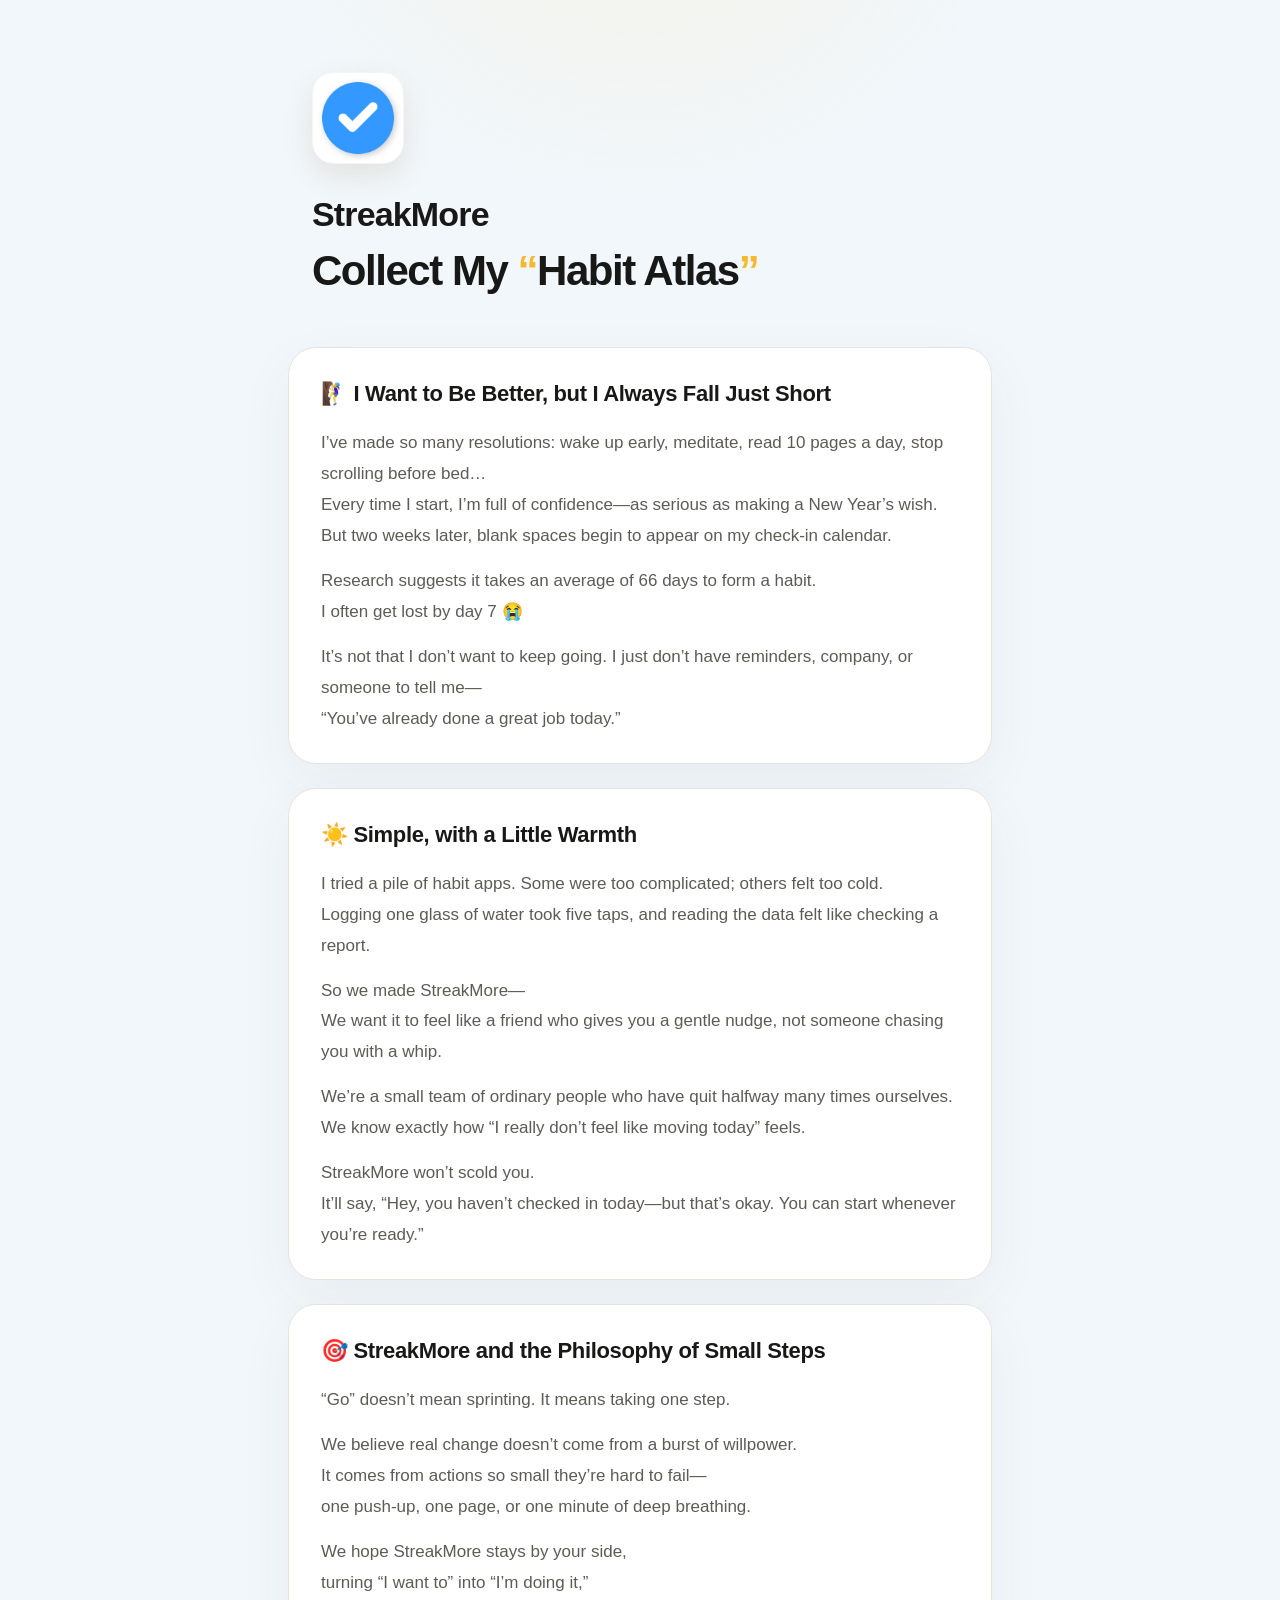
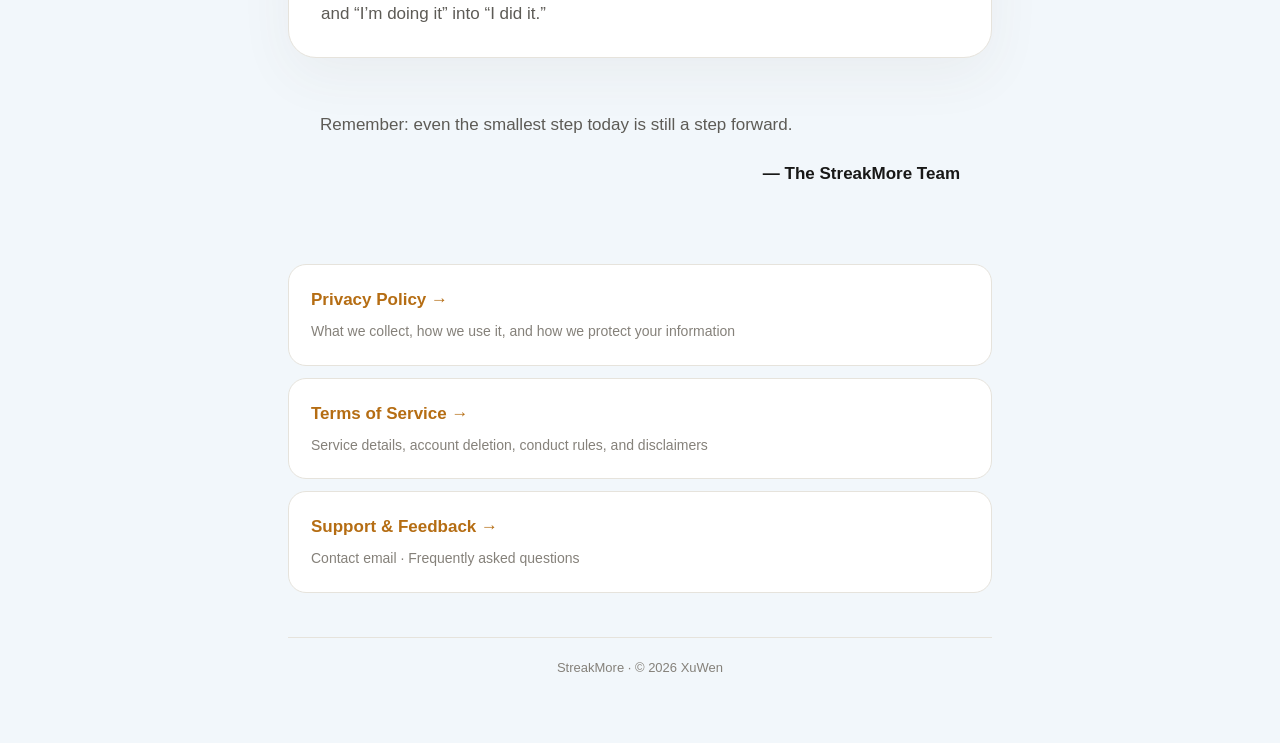
<file: index.html>
<!doctype html>
<html lang="en">
<head>
<meta charset="utf-8">
<meta name="viewport" content="width=device-width, initial-scale=1">
<meta name="color-scheme" content="light dark">
<meta name="theme-color" content="#F2F7FB">
<title>StreakMore · Collect My Habit Atlas</title>
<link rel="stylesheet" href="./styles/site-footer.css">
<script>
  (() => {
    const value = new URLSearchParams(window.location.search).get("isDark");
    const systemTheme = window.matchMedia("(prefers-color-scheme: dark)");
    const themeColor = document.querySelector('meta[name="theme-color"]');

    const syncThemeColor = (isDark) => {
      themeColor.setAttribute("content", isDark ? "#26334D" : "#F2F7FB");
    };

    if (value === "true" || value === "false") {
      const isDark = value === "true";
      document.documentElement.dataset.theme = isDark ? "dark" : "light";
      document.documentElement.style.colorScheme = isDark ? "dark" : "light";
      syncThemeColor(isDark);
      return;
    }

    const followSystemTheme = (event) => syncThemeColor(event.matches);
    syncThemeColor(systemTheme.matches);
    if (systemTheme.addEventListener) {
      systemTheme.addEventListener("change", followSystemTheme);
    } else {
      systemTheme.addListener(followSystemTheme);
    }
  })();
</script>
<script defer src="./locales/en.js"></script>
<script defer src="./locales/zh-CN.js"></script>
<script defer src="./scripts/site-footer.js"></script>
<script defer src="./scripts/localization.js"></script>
<style>
  :root {
    --ink: #181817;
    --copy: #5d5b56;
    --muted: #85817a;
    --canvas: #F2F7FB;
    --surface: #FFFFFF;
    --resource-surface: #FFFFFF;
    --line: #e6e3dc;
    --accent: #f5b82e;
    --link-accent: #b56d13;
    --glow: rgba(255, 210, 94, .13);
    --logo-shadow: rgba(122, 82, 17, .12);
    --hover-line: #d7c9a9;
    --hover-shadow: rgba(91, 76, 47, .08);
    --shadow: 0 18px 55px rgba(91, 76, 47, .055);
  }

  @media (prefers-color-scheme: dark) {
    :root {
      --ink: #F2F7FB;
      --copy: #D8E1ED;
      --muted: #AAB8CB;
      --canvas: #26334D;
      --surface: #2E405A;
      --resource-surface: #2E405A;
      --line: #43567D;
      --link-accent: #FFD36A;
      --glow: rgba(102, 144, 222, .16);
      --logo-shadow: rgba(4, 12, 30, .28);
      --hover-line: #7185AC;
      --hover-shadow: rgba(4, 12, 30, .24);
      --shadow: 0 18px 55px rgba(4, 12, 30, .15);
    }
  }

  :root[data-theme="light"] {
    --ink: #181817;
    --copy: #5d5b56;
    --muted: #85817a;
    --canvas: #F2F7FB;
    --surface: #FFFFFF;
    --resource-surface: #FFFFFF;
    --line: #e6e3dc;
    --link-accent: #b56d13;
    --glow: rgba(255, 210, 94, .13);
    --logo-shadow: rgba(122, 82, 17, .12);
    --hover-line: #d7c9a9;
    --hover-shadow: rgba(91, 76, 47, .08);
    --shadow: 0 18px 55px rgba(91, 76, 47, .055);
  }

  :root[data-theme="dark"] {
    --ink: #F2F7FB;
    --copy: #D8E1ED;
    --muted: #AAB8CB;
    --canvas: #26334D;
    --surface: #2E405A;
    --resource-surface: #2E405A;
    --line: #43567D;
    --link-accent: #FFD36A;
    --glow: rgba(102, 144, 222, .16);
    --logo-shadow: rgba(4, 12, 30, .28);
    --hover-line: #7185AC;
    --hover-shadow: rgba(4, 12, 30, .24);
    --shadow: 0 18px 55px rgba(4, 12, 30, .15);
  }

  * { box-sizing: border-box; }

  [hidden] { display: none !important; }

  button { font: inherit; }

  html { background: var(--canvas); }

  body {
    margin: 0;
    background:
      radial-gradient(circle at 50% -8%, var(--glow), transparent 25rem),
      var(--canvas);
    color: var(--ink);
    font: 17px/1.82 -apple-system, BlinkMacSystemFont, "SF Pro Text", "PingFang SC", "Hiragino Sans GB", "Microsoft YaHei", sans-serif;
    -webkit-font-smoothing: antialiased;
    -webkit-text-size-adjust: 100%;
  }

  main {
    width: min(100%, 760px);
    margin: 0 auto;
    padding: 72px 28px 64px;
  }

  .page-toolbar {
    display: flex;
    justify-content: flex-end;
    margin: -36px 0 28px;
  }

  .language-trigger {
    display: inline-flex;
    align-items: center;
    gap: 8px;
    min-height: 42px;
    padding: 8px 14px;
    border: 1px solid var(--line);
    border-radius: 999px;
    background: var(--resource-surface);
    color: var(--ink);
    cursor: pointer;
    box-shadow: 0 8px 24px var(--hover-shadow);
    transition: border-color .2s ease, transform .2s ease;
  }

  .language-trigger:hover {
    border-color: var(--hover-line);
    transform: translateY(-1px);
  }

  .language-trigger:focus-visible,
  .language-option:focus-visible,
  .dialog-close:focus-visible {
    outline: 3px solid rgba(245, 184, 46, .42);
    outline-offset: 3px;
  }

  .language-trigger-icon { font-size: 18px; }

  .language-trigger-chevron {
    color: var(--muted);
    font-size: 12px;
  }

  .hero {
    padding: 0 24px;
    margin-bottom: 48px;
  }

  .logo {
    display: block;
    width: 92px;
    height: 92px;
    margin-bottom: 30px;
    border-radius: 25%;
    object-fit: cover;
    box-shadow: 0 12px 30px var(--logo-shadow);
  }

  .brand {
    margin: 0 0 8px;
    font-size: clamp(27px, 5vw, 34px);
    font-weight: 800;
    line-height: 1.2;
    letter-spacing: -.025em;
  }

  h1 {
    margin: 0;
    font-size: clamp(30px, 6vw, 42px);
    line-height: 1.35;
    letter-spacing: -.035em;
  }

  .quote-mark { color: var(--accent); }

  .story-card {
    padding: 30px 32px 28px;
    margin: 0 0 24px;
    border: 1px solid var(--line);
    border-radius: 28px;
    background: var(--surface);
    box-shadow: var(--shadow);
  }

  .story-card h2 {
    margin: 0 0 18px;
    font-size: 22px;
    line-height: 1.45;
    letter-spacing: -.015em;
  }

  .story-card p {
    margin: 0 0 14px;
    color: var(--copy);
    white-space: pre-line;
  }

  .story-card p:last-child { margin-bottom: 0; }

  .closing {
    padding: 28px 32px 18px;
    color: var(--copy);
  }

  .closing p { margin: 0 0 18px; }

  .signature {
    color: var(--ink);
    font-weight: 650;
    text-align: right;
  }

  .language-dialog {
    width: min(calc(100% - 32px), 430px);
    max-height: calc(100dvh - 32px);
    padding: 0;
    border: 1px solid var(--line);
    border-radius: 26px;
    background: var(--canvas);
    color: var(--ink);
    box-shadow: 0 30px 90px rgba(4, 12, 30, .28);
  }

  .language-dialog::backdrop {
    background: rgba(10, 18, 34, .48);
    backdrop-filter: blur(5px);
  }

  .dialog-panel { padding: 26px; }

  .dialog-header {
    display: flex;
    align-items: center;
    justify-content: space-between;
    gap: 18px;
  }

  .dialog-header h2 {
    margin: 0;
    font-size: 23px;
    line-height: 1.35;
  }

  .dialog-close {
    display: grid;
    flex: 0 0 auto;
    width: 38px;
    height: 38px;
    padding: 0;
    place-items: center;
    border: 1px solid var(--line);
    border-radius: 50%;
    background: var(--resource-surface);
    color: var(--ink);
    cursor: pointer;
    font-size: 24px;
    line-height: 1;
  }

  .dialog-description {
    margin: 8px 0 20px;
    color: var(--muted);
    font-size: 15px;
  }

  .language-options {
    display: grid;
    gap: 12px;
  }

  .language-option {
    display: flex;
    align-items: center;
    justify-content: space-between;
    min-height: 58px;
    padding: 14px 18px;
    border: 1px solid var(--line);
    border-radius: 17px;
    background: var(--surface);
    color: var(--ink);
    cursor: pointer;
    text-align: left;
  }

  .language-option:hover { border-color: var(--hover-line); }

  .language-option[aria-pressed="true"] {
    border-color: var(--accent);
    box-shadow: inset 0 0 0 1px var(--accent);
  }

  .language-check {
    color: var(--accent);
    font-size: 20px;
    font-weight: 800;
    opacity: 0;
  }

  .language-option[aria-pressed="true"] .language-check { opacity: 1; }

  @media (max-width: 520px) {
    body { font-size: 16px; }
    main { padding: 48px 16px 44px; }
    .page-toolbar { margin: -24px 2px 24px; }
    .hero { padding: 0 18px; margin-bottom: 36px; }
    .logo { width: 82px; height: 82px; margin-bottom: 26px; }
    .story-card { padding: 25px 22px 23px; border-radius: 24px; }
    .story-card h2 { font-size: 20px; }
    .closing { padding: 22px 22px 12px; }
    .dialog-panel { padding: 22px; }
  }

  @media (prefers-reduced-motion: reduce) {
    .language-trigger { transition: none; }
  }
</style>
</head>
<body>
<main>
  <div class="page-toolbar" hidden>
    <button
      id="language-trigger"
      class="language-trigger"
      type="button"
      aria-haspopup="dialog"
      aria-controls="language-dialog"
      aria-label="Change language. Current language: English"
      data-i18n-aria-label="language.triggerLabel"
    >
      <span class="language-trigger-icon" aria-hidden="true">🌐</span>
      <span data-i18n="language.current">English</span>
      <span class="language-trigger-chevron" aria-hidden="true">▾</span>
    </button>
  </div>

  <header class="hero">
    <img class="logo" src="./images/logo_icon.png" alt="StreakMore Logo" data-i18n-alt="logo.alt" width="92" height="92">
    <p class="brand" data-i18n="brand.name">StreakMore</p>
    <h1><span data-i18n="hero.prefix">Collect My </span><span class="quote-mark" data-i18n="hero.openQuote">“</span><span data-i18n="hero.subject">Habit Atlas</span><span class="quote-mark" data-i18n="hero.closeQuote">”</span></h1>
  </header>

  <section aria-label="The StreakMore story" data-i18n-aria-label="aria.story">
    <article class="story-card">
      <h2 data-i18n="story.one.title">🧗‍♀️ I Want to Be Better, but I Always Fall Just Short</h2>
      <p data-i18n="story.one.p1">I’ve made so many resolutions: wake up early, meditate, read 10 pages a day, stop scrolling before bed…<br>
        Every time I start, I’m full of confidence—as serious as making a New Year’s wish.<br>
        But two weeks later, blank spaces begin to appear on my check-in calendar.</p>
      <p data-i18n="story.one.p2">Research suggests it takes an average of 66 days to form a habit.<br>
        I often get lost by day 7 😭</p>
      <p data-i18n="story.one.p3">It’s not that I don’t want to keep going. I just don’t have reminders, company, or someone to tell me—<br>
        “You’ve already done a great job today.”</p>
    </article>

    <article class="story-card">
      <h2 data-i18n="story.two.title">☀️ Simple, with a Little Warmth</h2>
      <p data-i18n="story.two.p1">I tried a pile of habit apps. Some were too complicated; others felt too cold.<br>
        Logging one glass of water took five taps, and reading the data felt like checking a report.</p>
      <p data-i18n="story.two.p2">So we made StreakMore—<br>
        We want it to feel like a friend who gives you a gentle nudge, not someone chasing you with a whip.</p>
      <p data-i18n="story.two.p3">We’re a small team of ordinary people who have quit halfway many times ourselves.<br>
        We know exactly how “I really don’t feel like moving today” feels.</p>
      <p data-i18n="story.two.p4">StreakMore won’t scold you.<br>
        It’ll say, “Hey, you haven’t checked in today—but that’s okay. You can start whenever you’re ready.”</p>
    </article>

    <article class="story-card">
      <h2 data-i18n="story.three.title">🎯 StreakMore and the Philosophy of Small Steps</h2>
      <p data-i18n="story.three.p1">“Go” doesn’t mean sprinting. It means taking one step.</p>
      <p data-i18n="story.three.p2">We believe real change doesn’t come from a burst of willpower.<br>
        It comes from actions so small they’re hard to fail—<br>
        one push-up, one page, or one minute of deep breathing.</p>
      <p data-i18n="story.three.p4">We hope StreakMore stays by your side,<br>
        turning “I want to” into “I’m doing it,”<br>
        and “I’m doing it” into “I did it.”</p>
    </article>
  </section>

  <section class="closing" aria-label="A note from StreakMore" data-i18n-aria-label="aria.closing">
    <p data-i18n="closing.message">Remember: even the smallest step today is still a step forward.</p>
    <p class="signature" data-i18n="closing.signature">— The StreakMore Team</p>
  </section>

  <div data-streakmore-site-footer></div>
</main>

<dialog
  id="language-dialog"
  class="language-dialog"
  hidden
  aria-labelledby="language-dialog-title"
  aria-describedby="language-dialog-description"
>
  <div class="dialog-panel">
    <div class="dialog-header">
      <h2 id="language-dialog-title" data-i18n="language.dialogTitle">Choose a language</h2>
      <button
        class="dialog-close"
        type="button"
        aria-label="Close language selection"
        data-i18n-aria-label="language.close"
        data-dialog-close
      ><span aria-hidden="true">×</span></button>
    </div>
    <p id="language-dialog-description" class="dialog-description" data-i18n="language.dialogDescription">Select the language used on this page.</p>
    <div class="language-options">
      <button class="language-option" type="button" data-language="en" aria-pressed="false">
        <span data-i18n="language.english">English</span>
        <span class="language-check" aria-hidden="true">✓</span>
      </button>
      <button class="language-option" type="button" data-language="zh-CN" aria-pressed="false">
        <span data-i18n="language.chinese">Simplified Chinese</span>
        <span class="language-check" aria-hidden="true">✓</span>
      </button>
    </div>
  </div>
</dialog>
</body>
</html>
</file>
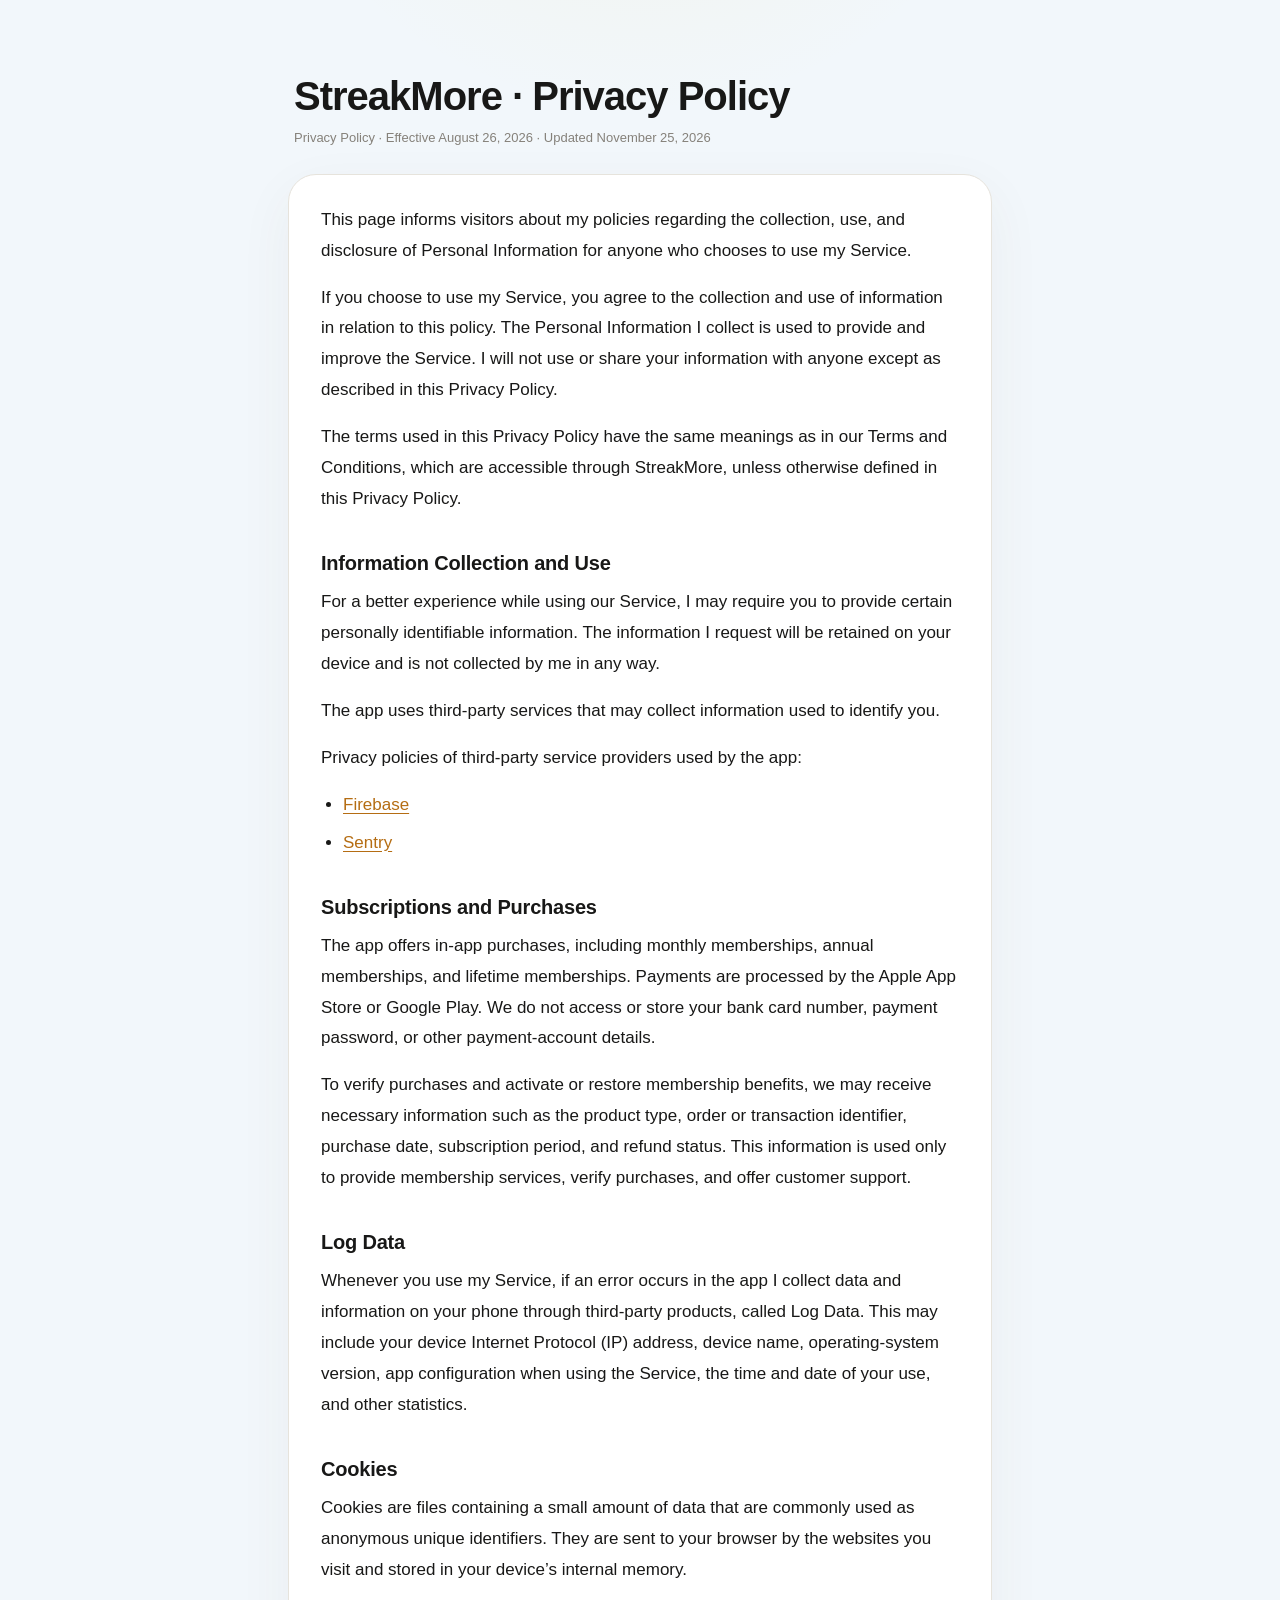
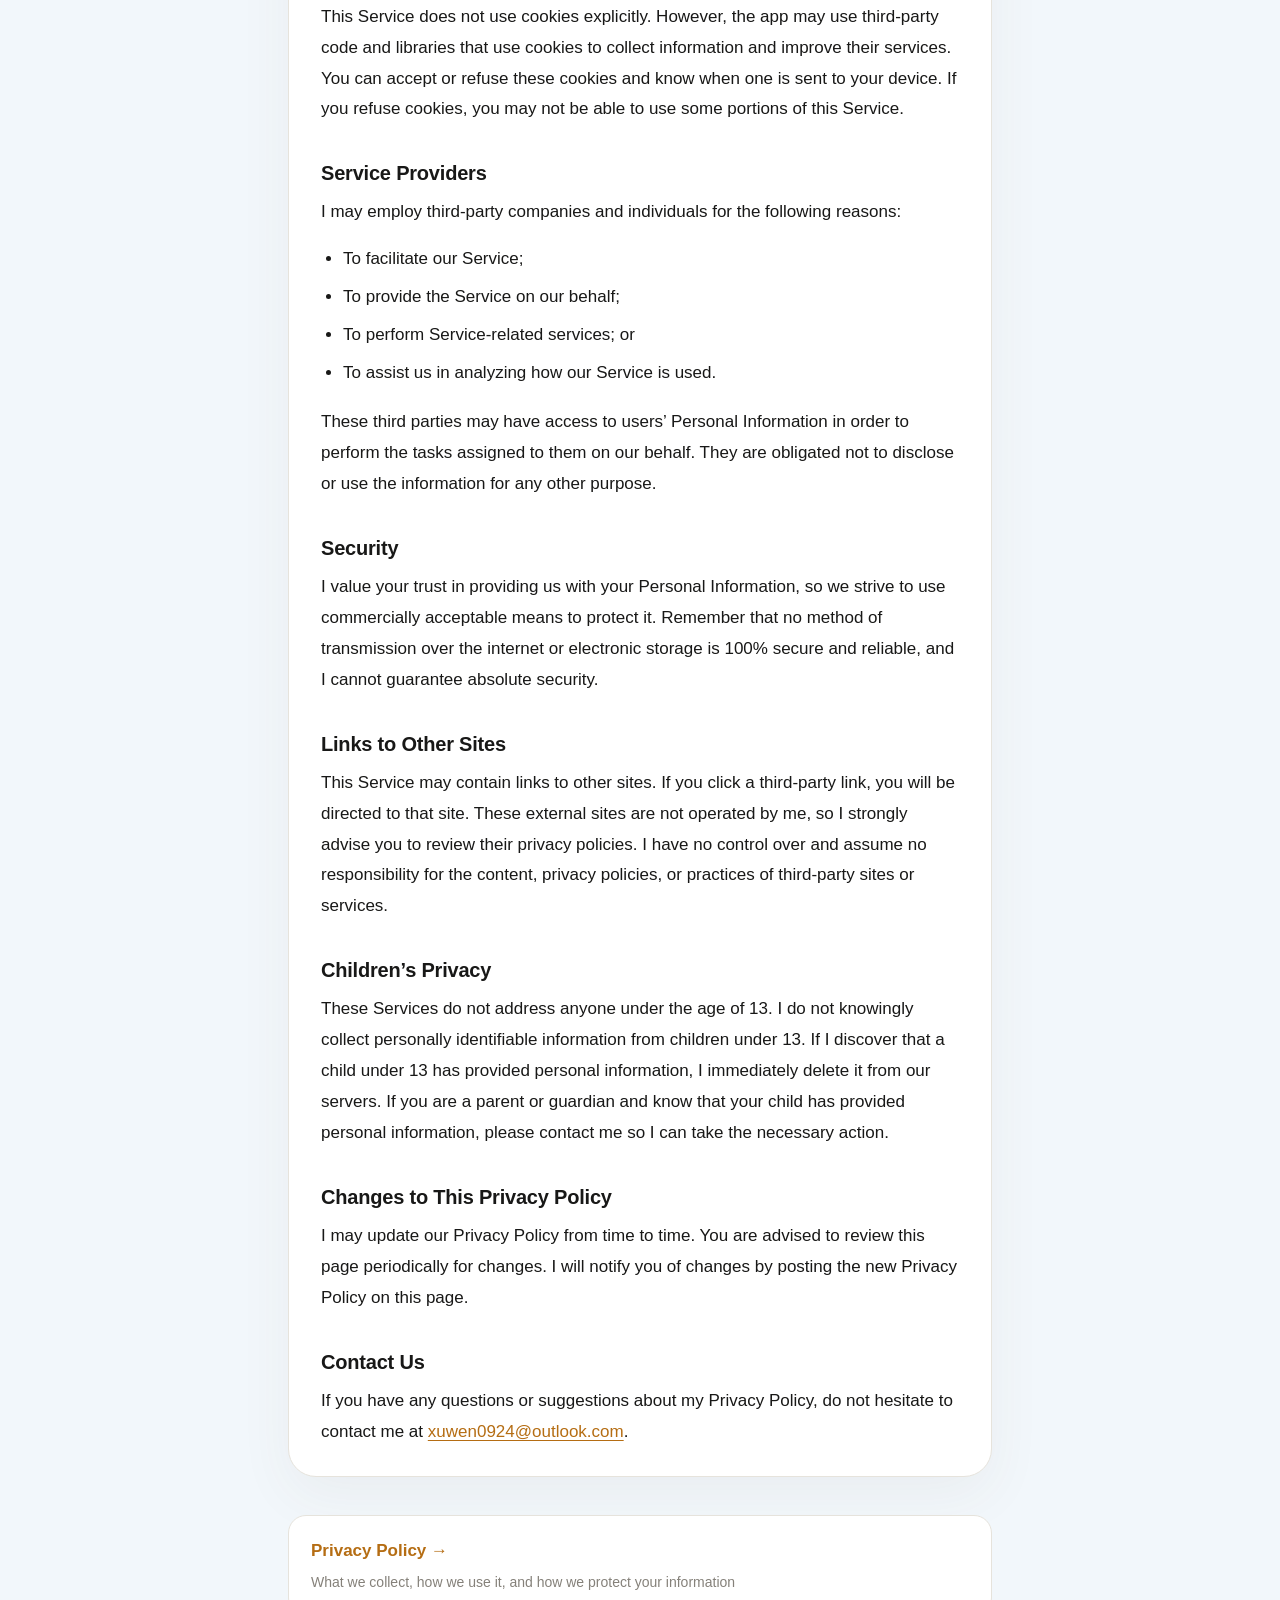
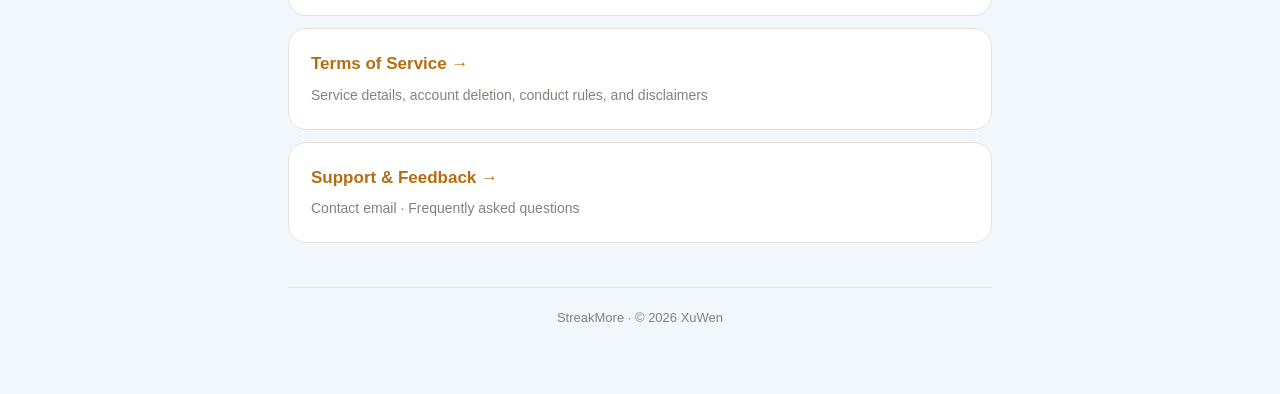
<file: privacy.html>
<!doctype html>
<html lang="en" data-page="privacy">
<head>
  <meta charset="utf-8">
  <meta name="viewport" content="width=device-width, initial-scale=1">
  <meta name="color-scheme" content="light dark">
  <meta name="theme-color" content="#F2F7FB">
  <title>StreakMore · Privacy Policy</title>
  <link rel="stylesheet" href="./styles/legal-pages.css">
  <link rel="stylesheet" href="./styles/site-footer.css">
  <script src="./locales/en.js" defer></script>
  <script src="./locales/zh-CN.js" defer></script>
  <script src="./locales/legal-en.js" defer></script>
  <script src="./locales/legal-zh-CN.js" defer></script>
  <script src="./scripts/site-footer.js" defer></script>
  <script src="./scripts/legal-pages.js" defer></script>
</head>
<body>
  <main>
    <header class="page-header">
      <h1 data-i18n="heading">StreakMore · Privacy Policy</h1>
      <p class="sub" data-i18n="sub">Privacy Policy · Effective August 26, 2026 · Updated November 25, 2026</p>
    </header>

    <article class="content-card">
      <p data-i18n="intro.2">This page informs visitors about my policies regarding the collection, use, and disclosure of Personal Information for anyone who chooses to use my Service.</p>
      <p data-i18n="intro.3">If you choose to use my Service, you agree to the collection and use of information in relation to this policy. The Personal Information I collect is used to provide and improve the Service. I will not use or share your information with anyone except as described in this Privacy Policy.</p>
      <p data-i18n="intro.4">The terms used in this Privacy Policy have the same meanings as in our Terms and Conditions, which are accessible through StreakMore, unless otherwise defined in this Privacy Policy.</p>

      <h2 data-i18n="information.title">Information Collection and Use</h2>
      <p data-i18n="information.p1">For a better experience while using our Service, I may require you to provide certain personally identifiable information. The information I request will be retained on your device and is not collected by me in any way.</p>
      <p data-i18n="information.p2">The app uses third-party services that may collect information used to identify you.</p>
      <p data-i18n="information.providersIntro">Privacy policies of third-party service providers used by the app:</p>
      <ul class="provider-links">
        <li><a href="https://firebase.google.com/support/privacy" rel="noopener noreferrer" data-i18n="provider.firebase">Firebase</a></li>
        <li><a href="https://sentry.io/privacy/" rel="noopener noreferrer" data-i18n="provider.sentry">Sentry</a></li>
      </ul>

      <h2 data-i18n="purchase.title">Subscriptions and Purchases</h2>
      <p data-i18n="purchase.p1">The app offers in-app purchases, including monthly memberships, annual memberships, and lifetime memberships. Payments are processed by the Apple App Store or Google Play. We do not access or store your bank card number, payment password, or other payment-account details.</p>
      <p data-i18n="purchase.p2">To verify purchases and activate or restore membership benefits, we may receive necessary information such as the product type, order or transaction identifier, purchase date, subscription period, and refund status. This information is used only to provide membership services, verify purchases, and offer customer support.</p>

      <h2 data-i18n="log.title">Log Data</h2>
      <p data-i18n="log.p1">Whenever you use my Service, if an error occurs in the app I collect data and information on your phone through third-party products, called Log Data. This may include your device Internet Protocol (IP) address, device name, operating-system version, app configuration when using the Service, the time and date of your use, and other statistics.</p>

      <h2 data-i18n="cookies.title">Cookies</h2>
      <p data-i18n="cookies.p1">Cookies are files containing a small amount of data that are commonly used as anonymous unique identifiers. They are sent to your browser by the websites you visit and stored in your device’s internal memory.</p>
      <p data-i18n="cookies.p2">This Service does not use cookies explicitly. However, the app may use third-party code and libraries that use cookies to collect information and improve their services. You can accept or refuse these cookies and know when one is sent to your device. If you refuse cookies, you may not be able to use some portions of this Service.</p>

      <h2 data-i18n="providers.title">Service Providers</h2>
      <p data-i18n="providers.intro">I may employ third-party companies and individuals for the following reasons:</p>
      <ul>
        <li data-i18n="providers.reason1">To facilitate our Service;</li>
        <li data-i18n="providers.reason2">To provide the Service on our behalf;</li>
        <li data-i18n="providers.reason3">To perform Service-related services; or</li>
        <li data-i18n="providers.reason4">To assist us in analyzing how our Service is used.</li>
      </ul>
      <p data-i18n="providers.p1">These third parties may have access to users’ Personal Information in order to perform the tasks assigned to them on our behalf. They are obligated not to disclose or use the information for any other purpose.</p>

      <h2 data-i18n="security.title">Security</h2>
      <p data-i18n="security.p1">I value your trust in providing us with your Personal Information, so we strive to use commercially acceptable means to protect it. Remember that no method of transmission over the internet or electronic storage is 100% secure and reliable, and I cannot guarantee absolute security.</p>

      <h2 data-i18n="links.title">Links to Other Sites</h2>
      <p data-i18n="links.p1">This Service may contain links to other sites. If you click a third-party link, you will be directed to that site. These external sites are not operated by me, so I strongly advise you to review their privacy policies. I have no control over and assume no responsibility for the content, privacy policies, or practices of third-party sites or services.</p>

      <h2 data-i18n="children.title">Children’s Privacy</h2>
      <p data-i18n="children.p1">These Services do not address anyone under the age of 13. I do not knowingly collect personally identifiable information from children under 13. If I discover that a child under 13 has provided personal information, I immediately delete it from our servers. If you are a parent or guardian and know that your child has provided personal information, please contact me so I can take the necessary action.</p>

      <h2 data-i18n="changes.title">Changes to This Privacy Policy</h2>
      <p data-i18n="changes.p1">I may update our Privacy Policy from time to time. You are advised to review this page periodically for changes. I will notify you of changes by posting the new Privacy Policy on this page.</p>

      <h2 data-i18n="contact.title">Contact Us</h2>
      <p><span data-i18n="contact.p1">If you have any questions or suggestions about my Privacy Policy, do not hesitate to contact me at</span> <a href="mailto:xuwen0924@outlook.com" data-i18n="contact.email">xuwen0924@outlook.com</a>.</p>
    </article>

    <div data-streakmore-site-footer></div>
  </main>
</body>
</html>
</file>
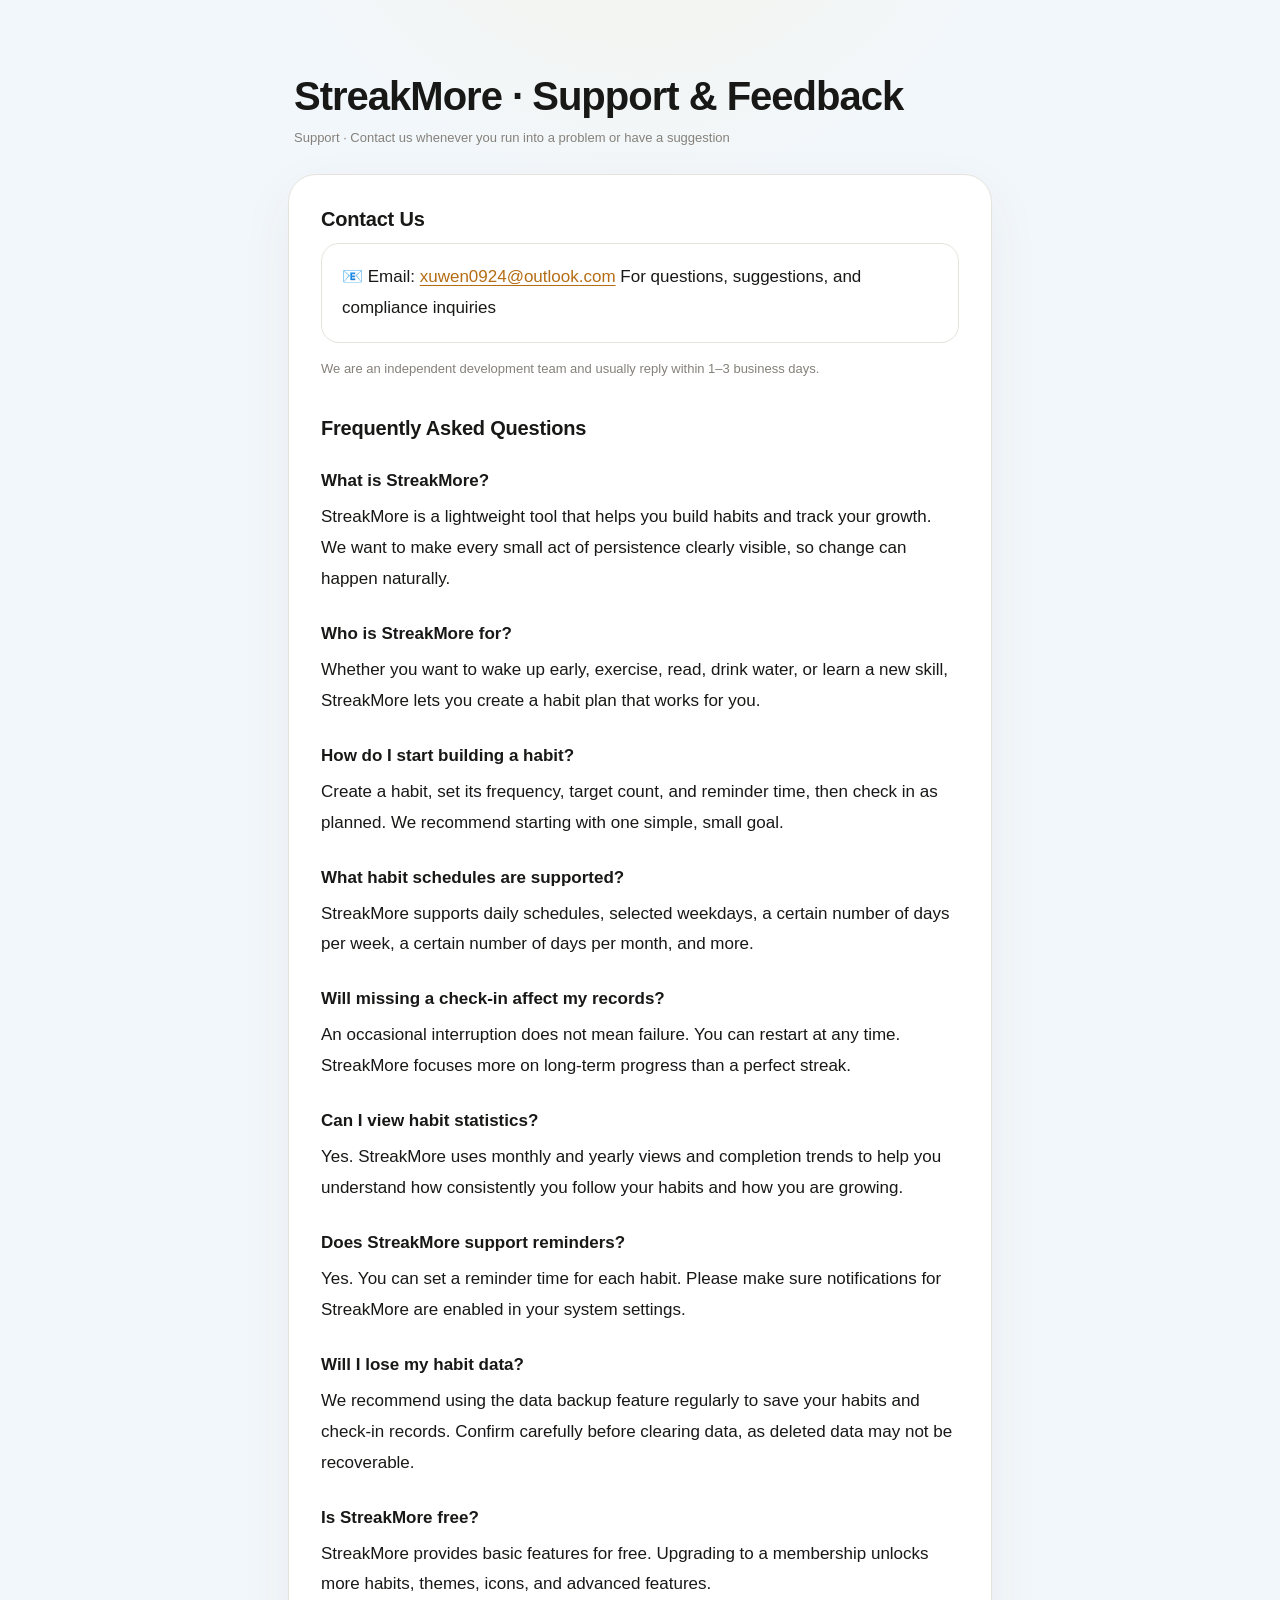
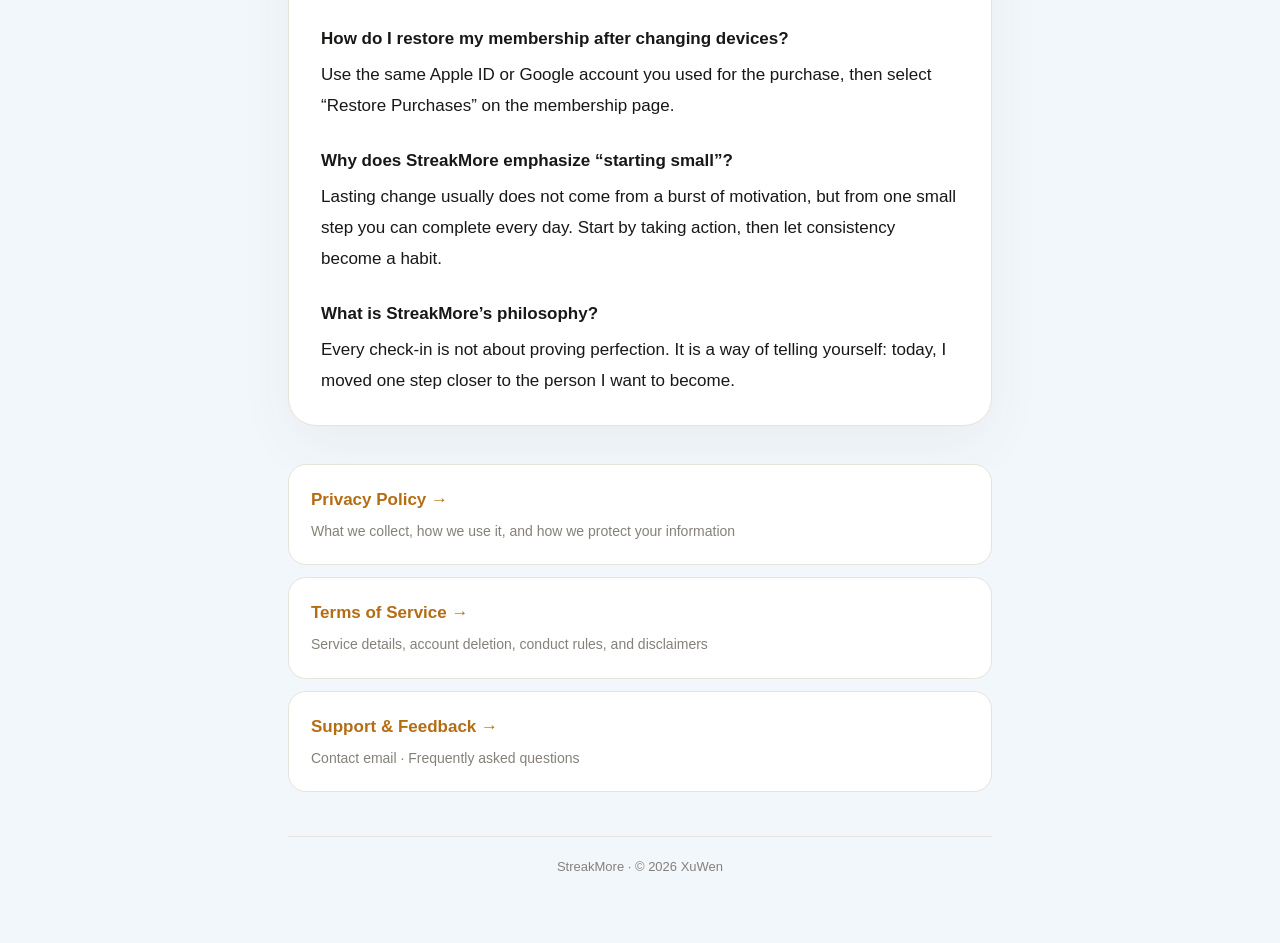
<file: support.html>
<!doctype html>
<html lang="en" data-page="support">
<head>
  <meta charset="utf-8">
  <meta name="viewport" content="width=device-width, initial-scale=1">
  <meta name="color-scheme" content="light dark">
  <meta name="theme-color" content="#F2F7FB">
  <title>StreakMore · Support &amp; Feedback</title>
  <link rel="stylesheet" href="./styles/legal-pages.css">
  <link rel="stylesheet" href="./styles/site-footer.css">
  <script src="./locales/en.js" defer></script>
  <script src="./locales/zh-CN.js" defer></script>
  <script src="./locales/legal-en.js" defer></script>
  <script src="./locales/legal-zh-CN.js" defer></script>
  <script src="./scripts/site-footer.js" defer></script>
  <script src="./scripts/legal-pages.js" defer></script>
</head>
<body>
  <main>
    <header class="page-header">
      <h1 data-i18n="heading">StreakMore · Support &amp; Feedback</h1>
      <p class="sub" data-i18n="sub">Support · Contact us whenever you run into a problem or have a suggestion</p>
    </header>

    <article class="content-card">
      <h2 data-i18n="contact.title">Contact Us</h2>
      <div class="contact-card">
        <div><span data-i18n="contact.emailPrefix">📧 Email:</span> <a href="mailto:xuwen0924@outlook.com" data-i18n="contact.email">xuwen0924@outlook.com</a> <span data-i18n="contact.emailNote">For questions, suggestions, and compliance inquiries</span></div>
      </div>
      <p class="sub" data-i18n="contact.response">We are an independent development team and usually reply within 1–3 business days.</p>

      <h2 data-i18n="faq.title">Frequently Asked Questions</h2>

      <p class="faq-question" data-i18n="faq.q1">What is StreakMore?</p>
      <p class="faq-answer" data-i18n="faq.a1">StreakMore is a lightweight tool that helps you build habits and track your growth. We want to make every small act of persistence clearly visible, so change can happen naturally.</p>

      <p class="faq-question" data-i18n="faq.q2">Who is StreakMore for?</p>
      <p class="faq-answer" data-i18n="faq.a2">Whether you want to wake up early, exercise, read, drink water, or learn a new skill, StreakMore lets you create a habit plan that works for you.</p>

      <p class="faq-question" data-i18n="faq.q3">How do I start building a habit?</p>
      <p class="faq-answer" data-i18n="faq.a3">Create a habit, set its frequency, target count, and reminder time, then check in as planned. We recommend starting with one simple, small goal.</p>

      <p class="faq-question" data-i18n="faq.q4">What habit schedules are supported?</p>
      <p class="faq-answer" data-i18n="faq.a4">StreakMore supports daily schedules, selected weekdays, a certain number of days per week, a certain number of days per month, and more.</p>

      <p class="faq-question" data-i18n="faq.q5">Will missing a check-in affect my records?</p>
      <p class="faq-answer" data-i18n="faq.a5">An occasional interruption does not mean failure. You can restart at any time. StreakMore focuses more on long-term progress than a perfect streak.</p>

      <p class="faq-question" data-i18n="faq.q6">Can I view habit statistics?</p>
      <p class="faq-answer" data-i18n="faq.a6">Yes. StreakMore uses monthly and yearly views and completion trends to help you understand how consistently you follow your habits and how you are growing.</p>

      <p class="faq-question" data-i18n="faq.q7">Does StreakMore support reminders?</p>
      <p class="faq-answer" data-i18n="faq.a7">Yes. You can set a reminder time for each habit. Please make sure notifications for StreakMore are enabled in your system settings.</p>

      <p class="faq-question" data-i18n="faq.q8">Will I lose my habit data?</p>
      <p class="faq-answer" data-i18n="faq.a8">We recommend using the data backup feature regularly to save your habits and check-in records. Confirm carefully before clearing data, as deleted data may not be recoverable.</p>

      <p class="faq-question" data-i18n="faq.q9">Is StreakMore free?</p>
      <p class="faq-answer" data-i18n="faq.a9">StreakMore provides basic features for free. Upgrading to a membership unlocks more habits, themes, icons, and advanced features.</p>

      <p class="faq-question" data-i18n="faq.q10">How do I restore my membership after changing devices?</p>
      <p class="faq-answer" data-i18n="faq.a10">Use the same Apple ID or Google account you used for the purchase, then select “Restore Purchases” on the membership page.</p>

      <p class="faq-question" data-i18n="faq.q11">Why does StreakMore emphasize “starting small”?</p>
      <p class="faq-answer" data-i18n="faq.a11">Lasting change usually does not come from a burst of motivation, but from one small step you can complete every day. Start by taking action, then let consistency become a habit.</p>

      <p class="faq-question" data-i18n="faq.q12">What is StreakMore’s philosophy?</p>
      <p class="faq-answer" data-i18n="faq.a12">Every check-in is not about proving perfection. It is a way of telling yourself: today, I moved one step closer to the person I want to become.</p>
    </article>

    <div data-streakmore-site-footer></div>
  </main>
</body>
</html>
</file>
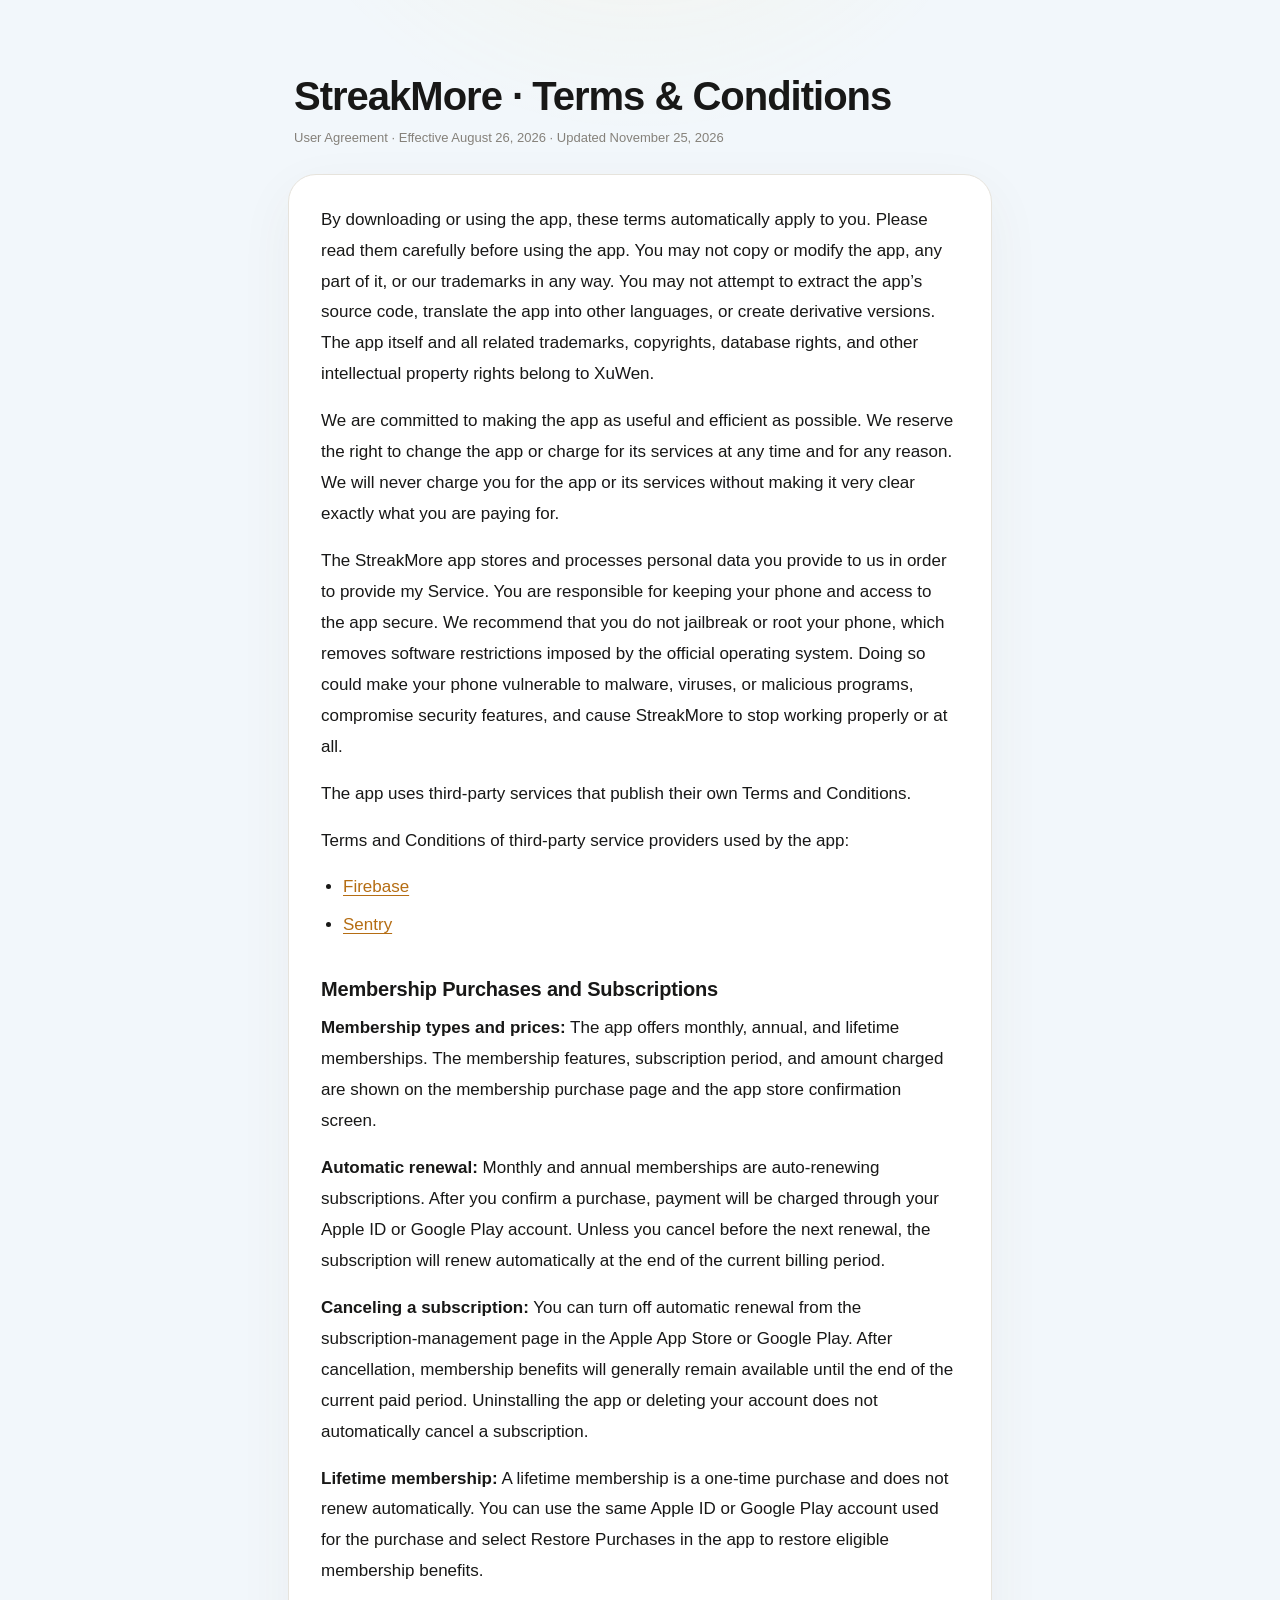
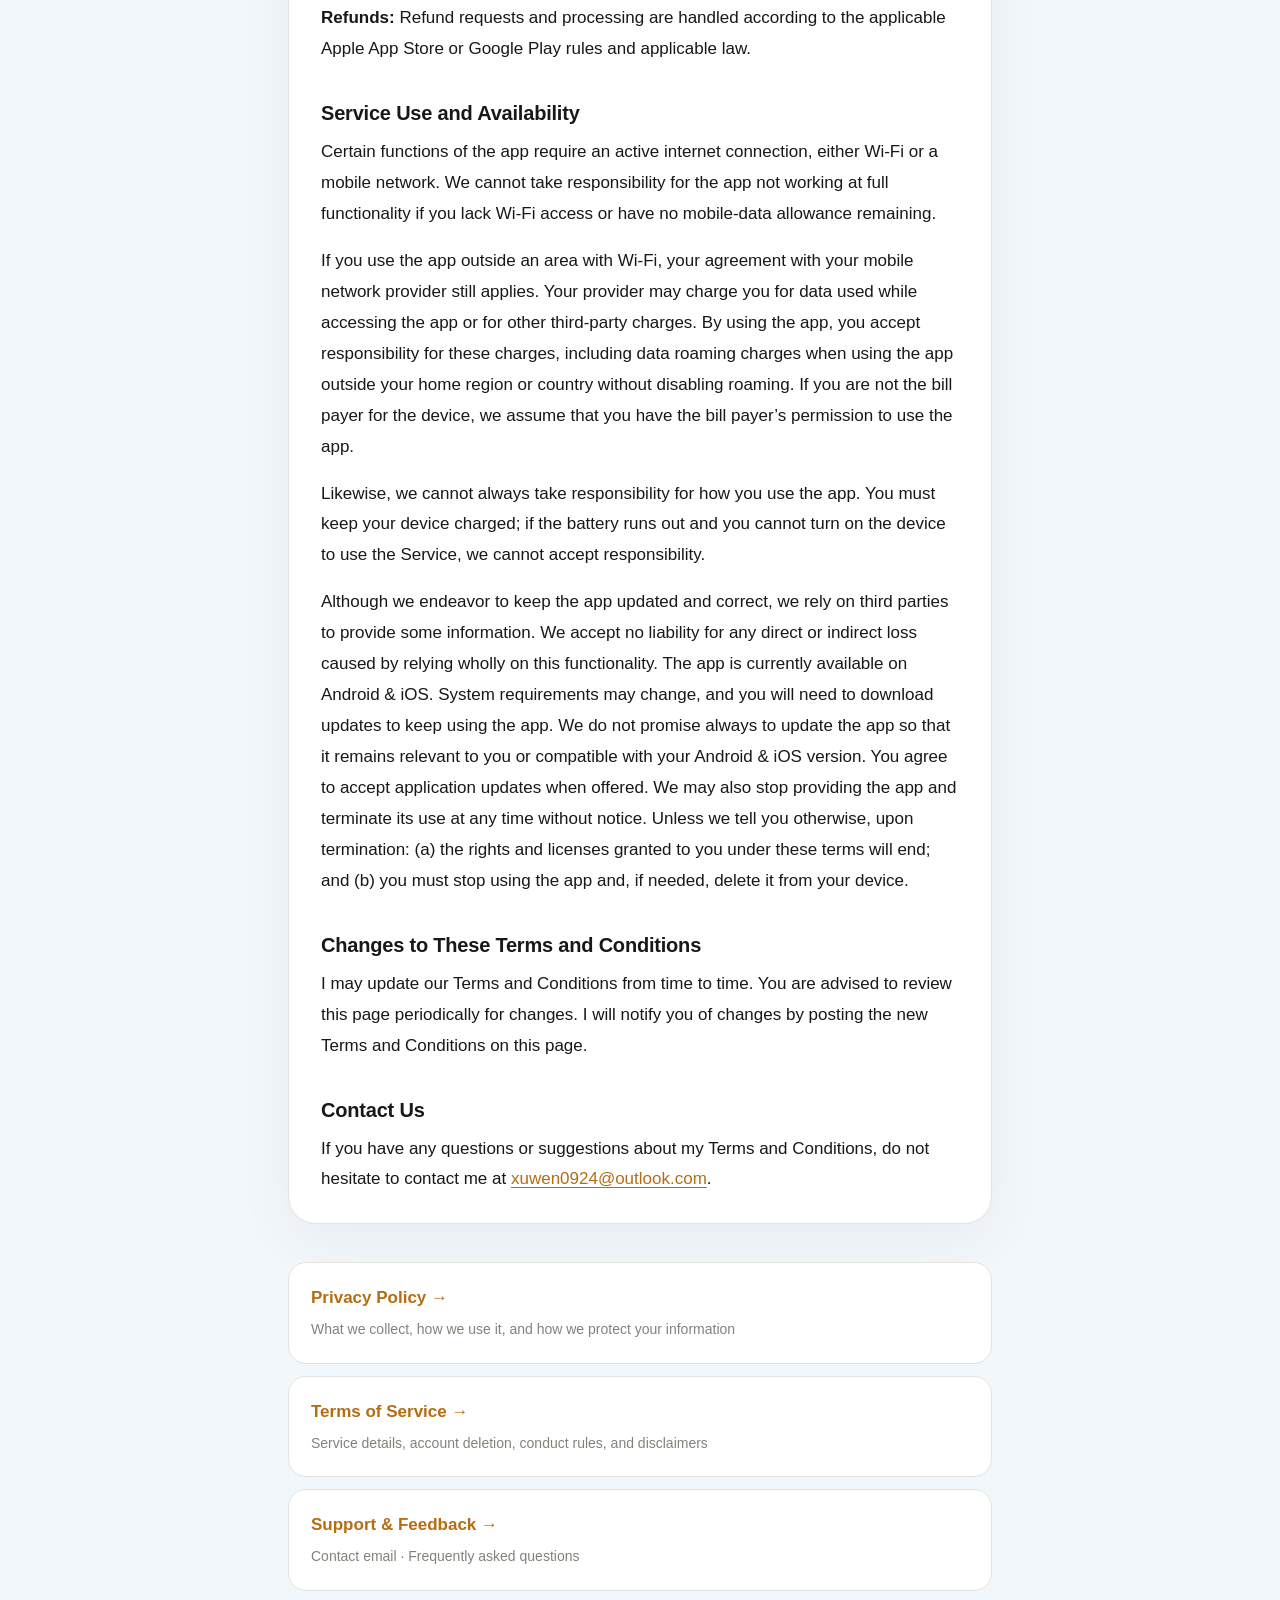
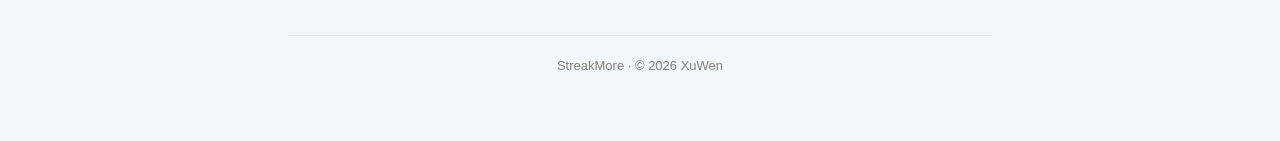
<file: terms.html>
<!doctype html>
<html lang="en" data-page="terms">
<head>
  <meta charset="utf-8">
  <meta name="viewport" content="width=device-width, initial-scale=1">
  <meta name="color-scheme" content="light dark">
  <meta name="theme-color" content="#F2F7FB">
  <title>StreakMore · Terms &amp; Conditions</title>
  <link rel="stylesheet" href="./styles/legal-pages.css">
  <link rel="stylesheet" href="./styles/site-footer.css">
  <script src="./locales/en.js" defer></script>
  <script src="./locales/zh-CN.js" defer></script>
  <script src="./locales/legal-en.js" defer></script>
  <script src="./locales/legal-zh-CN.js" defer></script>
  <script src="./scripts/site-footer.js" defer></script>
  <script src="./scripts/legal-pages.js" defer></script>
</head>
<body>
  <main>
    <header class="page-header">
      <h1 data-i18n="heading">StreakMore · Terms &amp; Conditions</h1>
      <p class="sub" data-i18n="sub">User Agreement · Effective August 26, 2026 · Updated November 25, 2026</p>
    </header>

    <article class="content-card">
      <p data-i18n="body.p1">By downloading or using the app, these terms automatically apply to you. Please read them carefully before using the app. You may not copy or modify the app, any part of it, or our trademarks in any way. You may not attempt to extract the app’s source code, translate the app into other languages, or create derivative versions. The app itself and all related trademarks, copyrights, database rights, and other intellectual property rights belong to XuWen.</p>
      <p data-i18n="body.p2">We are committed to making the app as useful and efficient as possible. We reserve the right to change the app or charge for its services at any time and for any reason. We will never charge you for the app or its services without making it very clear exactly what you are paying for.</p>
      <p data-i18n="body.p3">The StreakMore app stores and processes personal data you provide to us in order to provide my Service. You are responsible for keeping your phone and access to the app secure. We recommend that you do not jailbreak or root your phone, which removes software restrictions imposed by the official operating system. Doing so could make your phone vulnerable to malware, viruses, or malicious programs, compromise security features, and cause StreakMore to stop working properly or at all.</p>
      <p data-i18n="body.p4">The app uses third-party services that publish their own Terms and Conditions.</p>
      <p data-i18n="body.providersIntro">Terms and Conditions of third-party service providers used by the app:</p>
      <ul class="provider-links">
        <li><a href="https://firebase.google.com/terms" rel="noopener noreferrer" data-i18n="provider.firebase">Firebase</a></li>
        <li><a href="https://sentry.io/terms/" rel="noopener noreferrer" data-i18n="provider.sentry">Sentry</a></li>
      </ul>

      <h2 data-i18n="membership.title">Membership Purchases and Subscriptions</h2>
      <p><strong data-i18n="membership.types.label">Membership types and prices:</strong> <span data-i18n="membership.types.p">The app offers monthly, annual, and lifetime memberships. The membership features, subscription period, and amount charged are shown on the membership purchase page and the app store confirmation screen.</span></p>
      <p><strong data-i18n="membership.renewal.label">Automatic renewal:</strong> <span data-i18n="membership.renewal.p">Monthly and annual memberships are auto-renewing subscriptions. After you confirm a purchase, payment will be charged through your Apple ID or Google Play account. Unless you cancel before the next renewal, the subscription will renew automatically at the end of the current billing period.</span></p>
      <p><strong data-i18n="membership.cancel.label">Canceling a subscription:</strong> <span data-i18n="membership.cancel.p">You can turn off automatic renewal from the subscription-management page in the Apple App Store or Google Play. After cancellation, membership benefits will generally remain available until the end of the current paid period. Uninstalling the app or deleting your account does not automatically cancel a subscription.</span></p>
      <p><strong data-i18n="membership.lifetime.label">Lifetime membership:</strong> <span data-i18n="membership.lifetime.p">A lifetime membership is a one-time purchase and does not renew automatically. You can use the same Apple ID or Google Play account used for the purchase and select Restore Purchases in the app to restore eligible membership benefits.</span></p>
      <p><strong data-i18n="membership.refund.label">Refunds:</strong> <span data-i18n="membership.refund.p">Refund requests and processing are handled according to the applicable Apple App Store or Google Play rules and applicable law.</span></p>

      <h2 data-i18n="availability.title">Service Use and Availability</h2>
      <p data-i18n="body.p5">Certain functions of the app require an active internet connection, either Wi-Fi or a mobile network. We cannot take responsibility for the app not working at full functionality if you lack Wi-Fi access or have no mobile-data allowance remaining.</p>
      <p data-i18n="body.p6">If you use the app outside an area with Wi-Fi, your agreement with your mobile network provider still applies. Your provider may charge you for data used while accessing the app or for other third-party charges. By using the app, you accept responsibility for these charges, including data roaming charges when using the app outside your home region or country without disabling roaming. If you are not the bill payer for the device, we assume that you have the bill payer’s permission to use the app.</p>
      <p data-i18n="body.p7">Likewise, we cannot always take responsibility for how you use the app. You must keep your device charged; if the battery runs out and you cannot turn on the device to use the Service, we cannot accept responsibility.</p>
      <p data-i18n="body.p8">Although we endeavor to keep the app updated and correct, we rely on third parties to provide some information. We accept no liability for any direct or indirect loss caused by relying wholly on this functionality. The app is currently available on Android &amp; iOS. System requirements may change, and you will need to download updates to keep using the app. We do not promise always to update the app so that it remains relevant to you or compatible with your Android &amp; iOS version. You agree to accept application updates when offered. We may also stop providing the app and terminate its use at any time without notice. Unless we tell you otherwise, upon termination: (a) the rights and licenses granted to you under these terms will end; and (b) you must stop using the app and, if needed, delete it from your device.</p>

      <h2 data-i18n="changes.title">Changes to These Terms and Conditions</h2>
      <p data-i18n="changes.p1">I may update our Terms and Conditions from time to time. You are advised to review this page periodically for changes. I will notify you of changes by posting the new Terms and Conditions on this page.</p>

      <h2 data-i18n="contact.title">Contact Us</h2>
      <p><span data-i18n="contact.p1">If you have any questions or suggestions about my Terms and Conditions, do not hesitate to contact me at</span> <a href="mailto:xuwen0924@outlook.com" data-i18n="contact.email">xuwen0924@outlook.com</a>.</p>
    </article>

    <div data-streakmore-site-footer></div>
  </main>
</body>
</html>
</file>
<file: styles/site-footer.css>
.resources {
  margin-top: 38px;
}

.resource-card {
  display: block;
  padding: 20px 22px;
  margin: 12px 0;
  border: 1px solid var(--line);
  border-radius: 18px;
  background: var(--resource-surface);
  color: var(--ink);
  text-decoration: none;
  transition: border-color .2s ease, box-shadow .2s ease, transform .2s ease;
}

.resource-card:hover {
  border-color: var(--hover-line);
  box-shadow: 0 12px 30px var(--hover-shadow);
  transform: translateY(-1px);
}

.resource-card:focus-visible {
  outline: 3px solid rgba(245, 184, 46, .42);
  outline-offset: 3px;
}

.resource-card b {
  color: var(--link-accent);
  font-size: 17px;
}

.resource-card span {
  display: block;
  margin-top: 3px;
  color: var(--muted);
  font-size: 14px;
}

footer {
  margin-top: 44px;
  padding: 18px 4px 0;
  border-top: 1px solid var(--line);
  color: var(--muted);
  font-size: 13px;
  text-align: center;
}

@media (max-width: 520px) {
  .resources { margin-top: 28px; }
}

@media (prefers-reduced-motion: reduce) {
  .resource-card { transition: none; }
}
</file>
<file: styles/legal-pages.css>
:root {
  color-scheme: light dark;
  --ink: #181817;
  --copy: #5d5b56;
  --muted: #85817a;
  --canvas: #F2F7FB;
  --surface: #FFFFFF;
  --resource-surface: #FFFFFF;
  --line: #e6e3dc;
  --link-accent: #b56d13;
  --glow: rgba(255, 210, 94, .13);
  --hover-line: #d7c9a9;
  --hover-shadow: rgba(91, 76, 47, .08);
  --shadow: 0 18px 55px rgba(91, 76, 47, .055);
}

@media (prefers-color-scheme: dark) {
  :root {
    --ink: #F2F7FB;
    --copy: #D8E1ED;
    --muted: #AAB8CB;
    --canvas: #26334D;
    --surface: #2E405A;
    --resource-surface: #2E405A;
    --line: #43567D;
    --link-accent: #FFD36A;
    --glow: rgba(102, 144, 222, .16);
    --hover-line: #7185AC;
    --hover-shadow: rgba(4, 12, 30, .24);
    --shadow: 0 18px 55px rgba(4, 12, 30, .15);
  }
}

html[data-theme="light"] {
  color-scheme: light;
  --ink: #181817;
  --copy: #5d5b56;
  --muted: #85817a;
  --canvas: #F2F7FB;
  --surface: #FFFFFF;
  --resource-surface: #FFFFFF;
  --line: #e6e3dc;
  --link-accent: #b56d13;
  --glow: rgba(255, 210, 94, .13);
  --hover-line: #d7c9a9;
  --hover-shadow: rgba(91, 76, 47, .08);
  --shadow: 0 18px 55px rgba(91, 76, 47, .055);
}

html[data-theme="dark"] {
  color-scheme: dark;
  --ink: #F2F7FB;
  --copy: #D8E1ED;
  --muted: #AAB8CB;
  --canvas: #26334D;
  --surface: #2E405A;
  --resource-surface: #2E405A;
  --line: #43567D;
  --link-accent: #FFD36A;
  --glow: rgba(102, 144, 222, .16);
  --hover-line: #7185AC;
  --hover-shadow: rgba(4, 12, 30, .24);
  --shadow: 0 18px 55px rgba(4, 12, 30, .15);
}

* { box-sizing: border-box; }

html { background: var(--canvas); }

body {
  margin: 0;
  background:
    radial-gradient(circle at 50% -8%, var(--glow), transparent 25rem),
    var(--canvas);
  color: var(--ink);
  font: 17px/1.82 -apple-system, BlinkMacSystemFont, "SF Pro Text", "PingFang SC", "Hiragino Sans GB", "Microsoft YaHei", sans-serif;
  -webkit-font-smoothing: antialiased;
  -webkit-text-size-adjust: 100%;
}

main {
  width: min(100%, 760px);
  margin: 0 auto;
  padding: 72px 28px 64px;
}

a {
  color: var(--link-accent);
  overflow-wrap: anywhere;
  text-underline-offset: 3px;
}

a:hover { color: var(--ink); }

a:focus-visible {
  border-radius: 5px;
  outline: 3px solid rgba(245, 184, 46, .42);
  outline-offset: 3px;
}

.page-header {
  margin-bottom: 24px;
  padding: 0 6px;
}

h1 {
  margin: 0 0 6px;
  color: var(--ink);
  font-size: clamp(28px, 6vw, 40px);
  line-height: 1.2;
  letter-spacing: -.025em;
}

.sub {
  margin: 0;
  color: var(--muted);
  font-size: 13px;
}

.content-card {
  padding: 30px 32px 28px;
  border: 1px solid var(--line);
  border-radius: 28px;
  background: var(--surface);
  box-shadow: var(--shadow);
}

.content-card > :first-child { margin-top: 0; }
.content-card > :last-child { margin-bottom: 0; }

h2 {
  margin: 34px 0 10px;
  color: var(--ink);
  font-size: 20px;
  line-height: 1.4;
  letter-spacing: -.01em;
}

p { margin: 0 0 16px; }

ul {
  margin: 10px 0 18px;
  padding-left: 22px;
}

li { margin: 7px 0; }

.provider-links { margin-top: 8px; }

.contact-card {
  margin: 10px 0 14px;
  padding: 18px 20px;
  border: 1px solid var(--line);
  border-radius: 18px;
  background: var(--resource-surface);
}

.contact-card div + div { margin-top: 8px; }

code {
  padding: 2px 6px;
  border-radius: 6px;
  background: var(--resource-surface);
  color: var(--ink);
  font-size: .92em;
  overflow-wrap: anywhere;
}

.faq-question {
  margin: 24px 0 5px;
  color: var(--ink);
  font-weight: 700;
}

.faq-answer { margin: 0; }

@media (max-width: 520px) {
  body { font-size: 16px; }
  main { padding: 48px 16px 44px; }

  .page-header { padding: 0 4px; }

  .content-card {
    padding: 25px 22px 23px;
    border-radius: 24px;
  }

  h2 {
    margin-top: 30px;
    font-size: 19px;
  }
}
</file>
